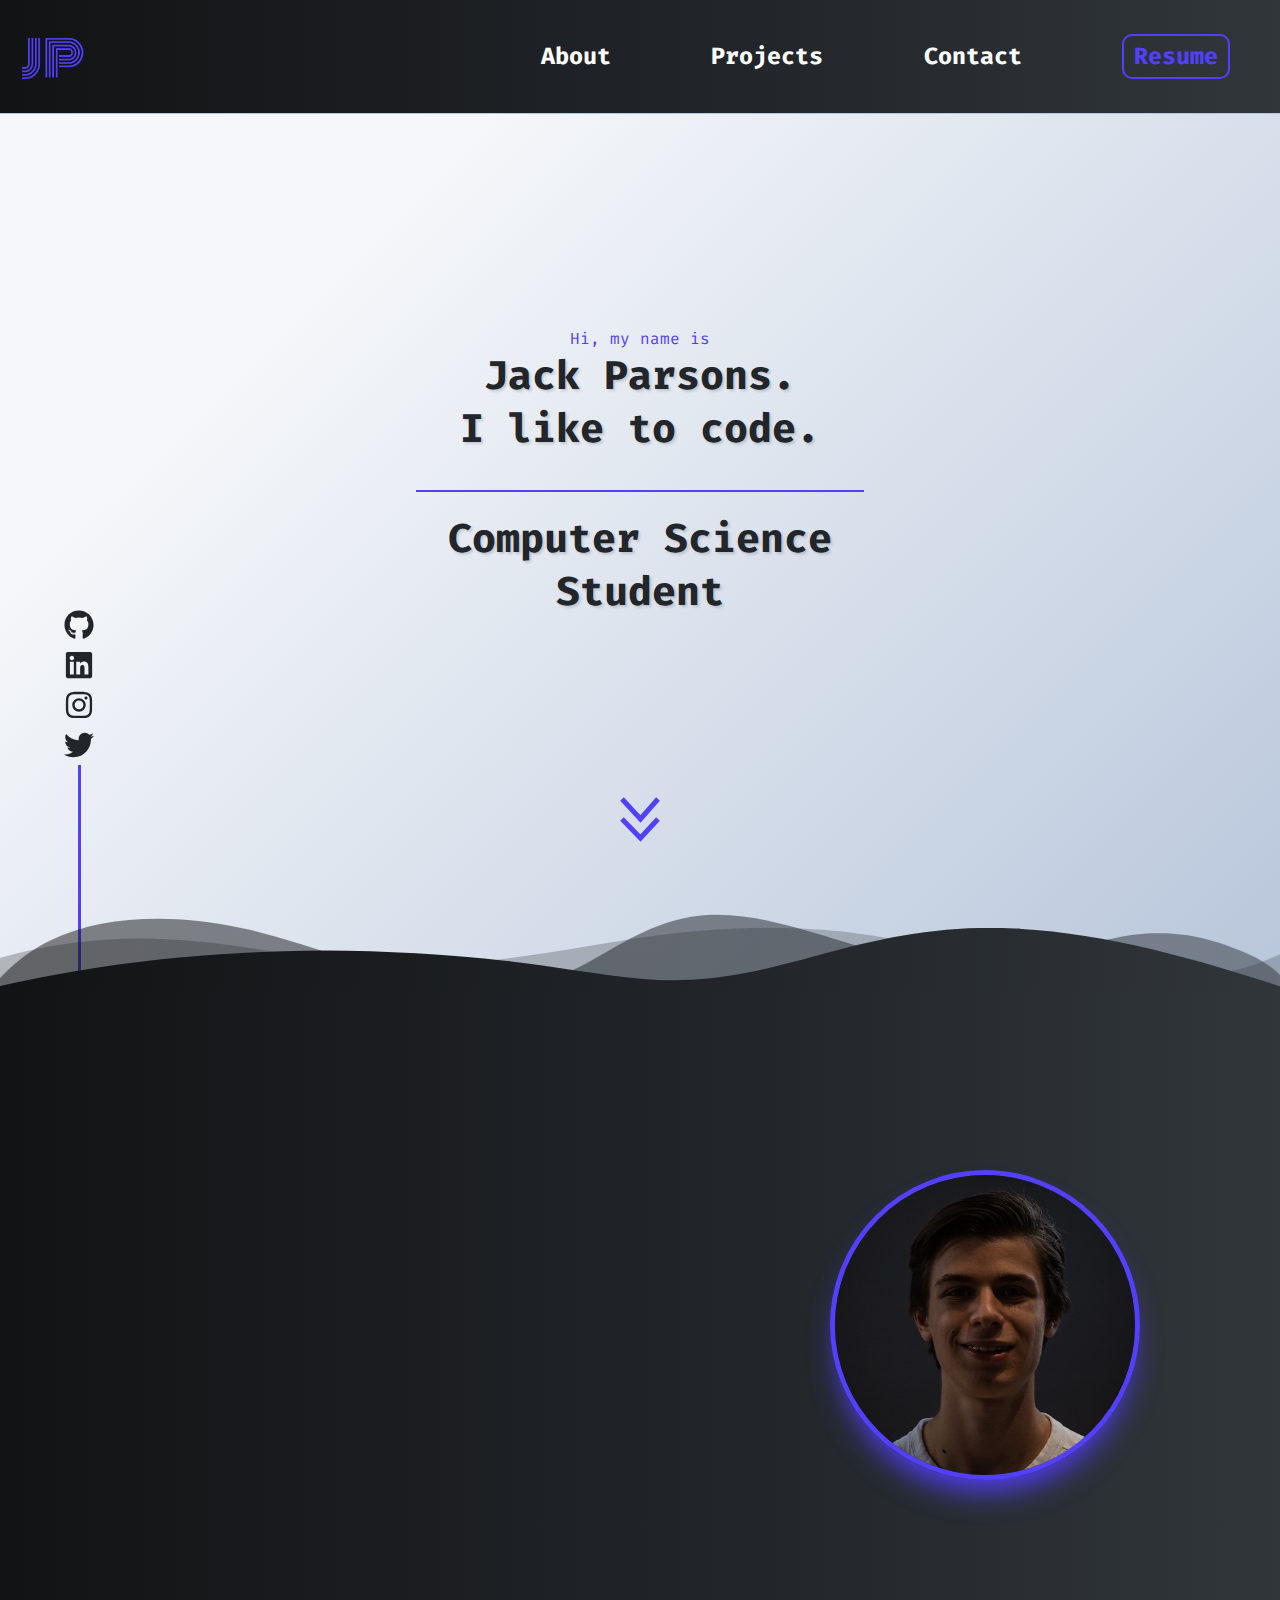
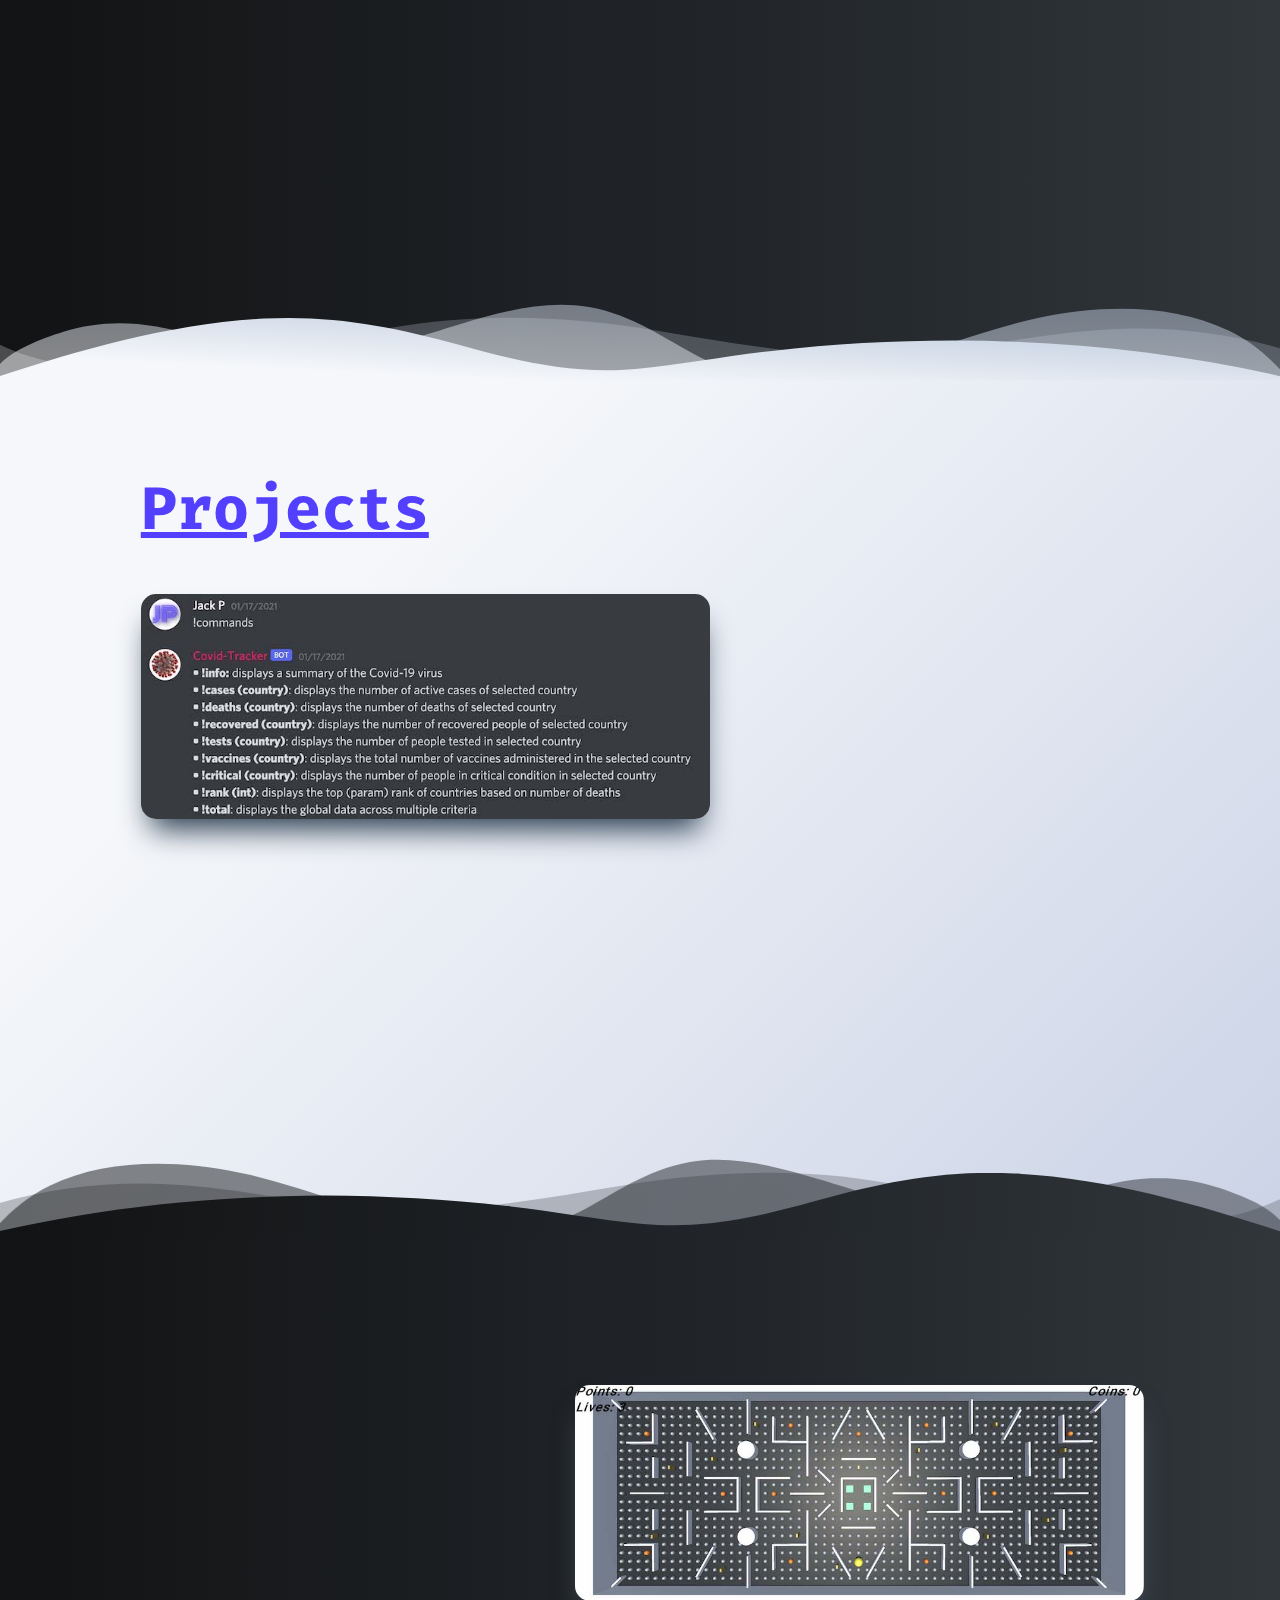
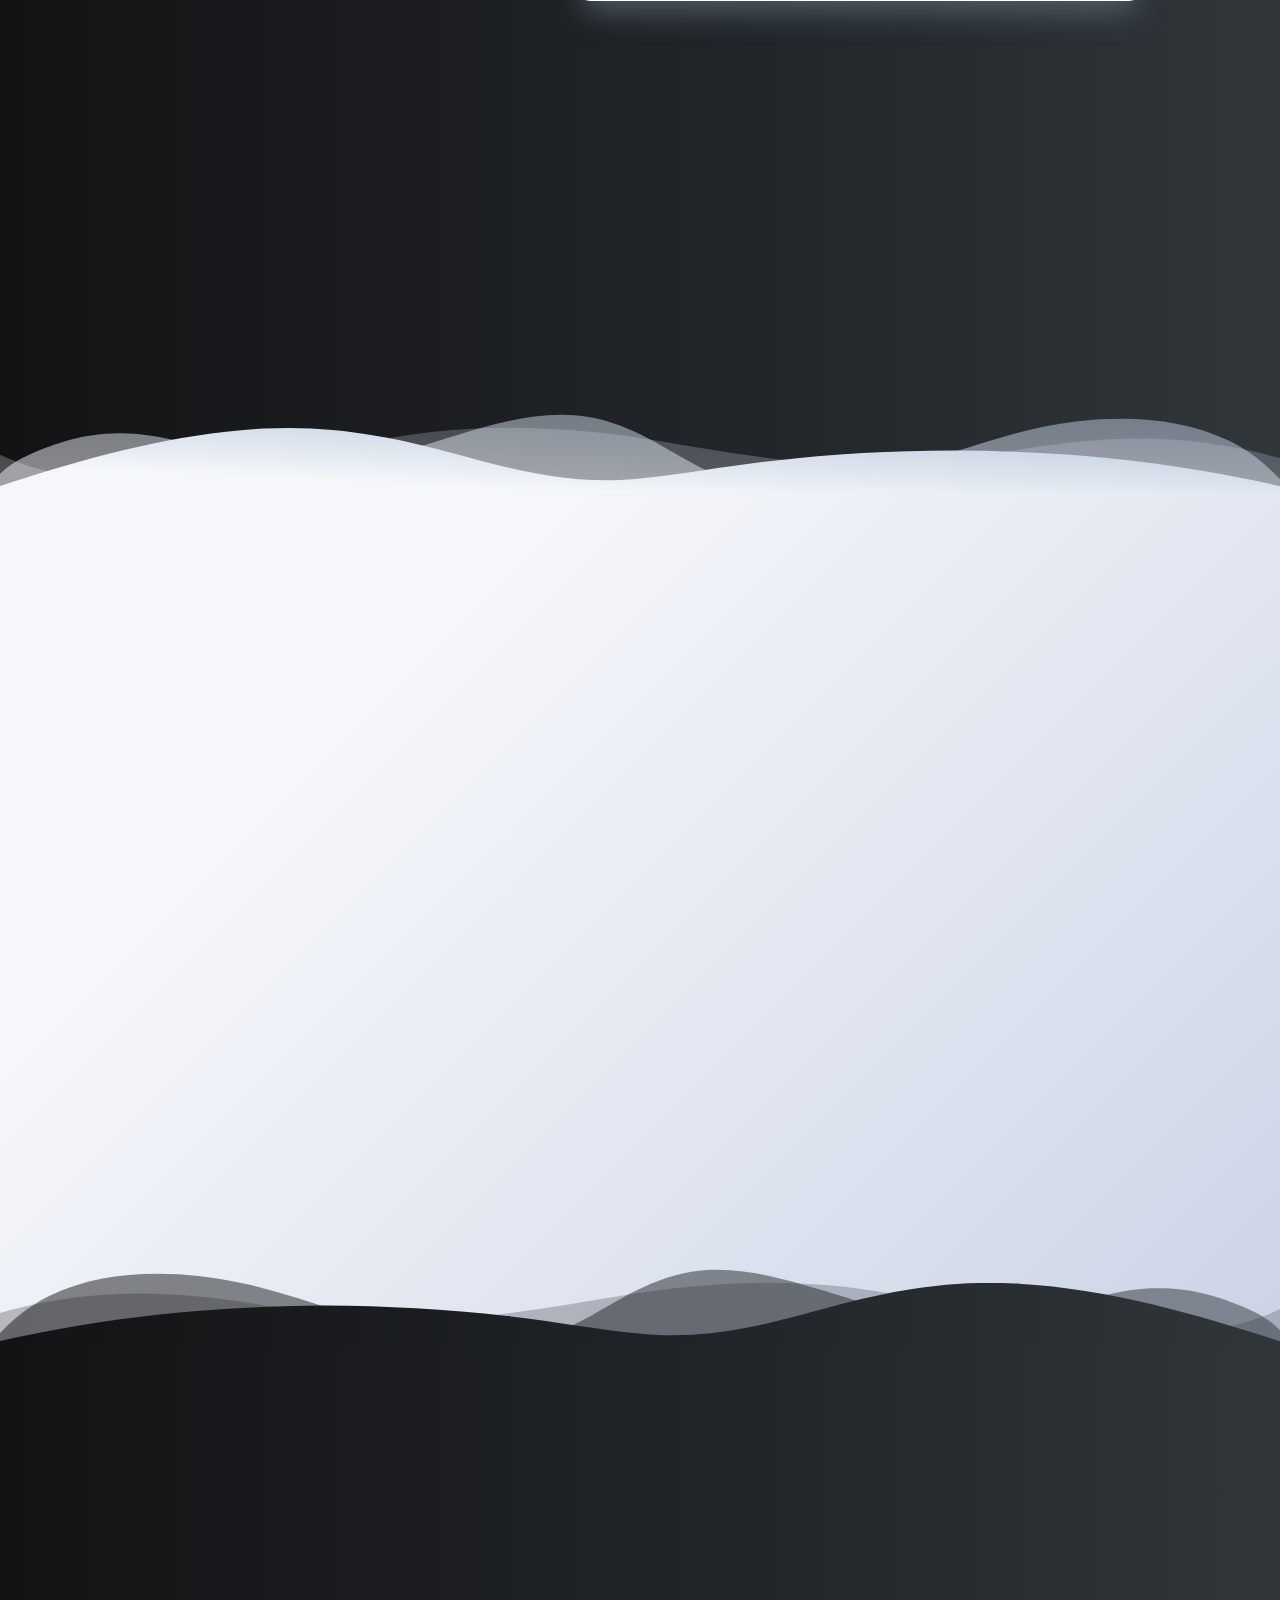
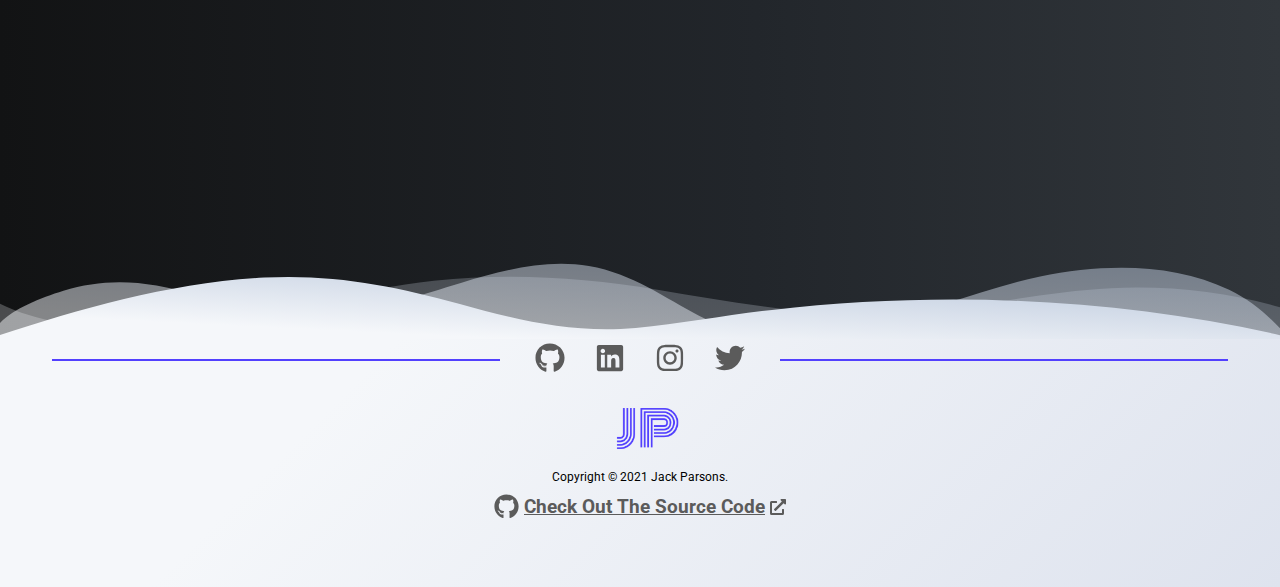
<file: index.html>
<!doctype html><html lang="en"><head><meta charset="utf-8"/><link rel="icon" href="/favicon.ico"/><meta name="viewport" content="width=device-width,initial-scale=1"/><meta name="theme-color" content="#000000"/><meta name="description" content="Welcome to Jack Parsons Portfolio Website."/><link rel="apple-touch-icon" href="/logo192.png"/><link rel="manifest" href="/manifest.json"/><title>Jack Parsons</title><link rel="preconnect" href="https://fonts.googleapis.com"/><link rel="preconnect" href="https://fonts.gstatic.com" crossorigin/><link href="https://fonts.googleapis.com/css2?family=Fira+Code:wght@600&family=Oswald:wght@400&family=Roboto&display=swap" rel="stylesheet"/><meta property="og:url" content="https://jackparsonss.github.io/"/><meta property="og:type" content="website"/><meta property="og:title" content="Jack Parsons"/><meta property="og:description" content="Welcome to Jack Parsons Portfolio Website."/><meta property="og:image" content="/images/jack_parsons_og_image.jpg"/><meta property="og:image:alt" content="Brand logo with 'Jack Parsons Portfolio Website below it'"/><meta property="og:image:type" content="image/jpeg"/><meta property="og:image:width" content="1200"/><meta property="og:image:height" content="630"/><meta property="og:site_name" content="Jack Parsons"/><meta name="twitter:card" content="summary_large_image"/><meta name="twitter:site" content="@jackparsonss"/><meta name="twitter:creator" content="@jackparsonss"/><link href="/static/css/2.ec02d681.chunk.css" rel="stylesheet"><link href="/static/css/main.6c2743ef.chunk.css" rel="stylesheet"></head><body><noscript>You need to enable JavaScript to run this app.</noscript><div id="root"></div><script>!function(e){function t(t){for(var n,i,a=t[0],c=t[1],l=t[2],s=0,p=[];s<a.length;s++)i=a[s],Object.prototype.hasOwnProperty.call(o,i)&&o[i]&&p.push(o[i][0]),o[i]=0;for(n in c)Object.prototype.hasOwnProperty.call(c,n)&&(e[n]=c[n]);for(f&&f(t);p.length;)p.shift()();return u.push.apply(u,l||[]),r()}function r(){for(var e,t=0;t<u.length;t++){for(var r=u[t],n=!0,a=1;a<r.length;a++){var c=r[a];0!==o[c]&&(n=!1)}n&&(u.splice(t--,1),e=i(i.s=r[0]))}return e}var n={},o={1:0},u=[];function i(t){if(n[t])return n[t].exports;var r=n[t]={i:t,l:!1,exports:{}};return e[t].call(r.exports,r,r.exports,i),r.l=!0,r.exports}i.e=function(e){var t=[],r=o[e];if(0!==r)if(r)t.push(r[2]);else{var n=new Promise((function(t,n){r=o[e]=[t,n]}));t.push(r[2]=n);var u,a=document.createElement("script");a.charset="utf-8",a.timeout=120,i.nc&&a.setAttribute("nonce",i.nc),a.src=function(e){return i.p+"static/js/"+({}[e]||e)+"."+{3:"d5c4f6cd"}[e]+".chunk.js"}(e);var c=new Error;u=function(t){a.onerror=a.onload=null,clearTimeout(l);var r=o[e];if(0!==r){if(r){var n=t&&("load"===t.type?"missing":t.type),u=t&&t.target&&t.target.src;c.message="Loading chunk "+e+" failed.\n("+n+": "+u+")",c.name="ChunkLoadError",c.type=n,c.request=u,r[1](c)}o[e]=void 0}};var l=setTimeout((function(){u({type:"timeout",target:a})}),12e4);a.onerror=a.onload=u,document.head.appendChild(a)}return Promise.all(t)},i.m=e,i.c=n,i.d=function(e,t,r){i.o(e,t)||Object.defineProperty(e,t,{enumerable:!0,get:r})},i.r=function(e){"undefined"!=typeof Symbol&&Symbol.toStringTag&&Object.defineProperty(e,Symbol.toStringTag,{value:"Module"}),Object.defineProperty(e,"__esModule",{value:!0})},i.t=function(e,t){if(1&t&&(e=i(e)),8&t)return e;if(4&t&&"object"==typeof e&&e&&e.__esModule)return e;var r=Object.create(null);if(i.r(r),Object.defineProperty(r,"default",{enumerable:!0,value:e}),2&t&&"string"!=typeof e)for(var n in e)i.d(r,n,function(t){return e[t]}.bind(null,n));return r},i.n=function(e){var t=e&&e.__esModule?function(){return e.default}:function(){return e};return i.d(t,"a",t),t},i.o=function(e,t){return Object.prototype.hasOwnProperty.call(e,t)},i.p="/",i.oe=function(e){throw console.error(e),e};var a=this["webpackJsonpportfolio-website"]=this["webpackJsonpportfolio-website"]||[],c=a.push.bind(a);a.push=t,a=a.slice();for(var l=0;l<a.length;l++)t(a[l]);var f=c;r()}([])</script><script src="/static/js/2.75ae4b9a.chunk.js"></script><script src="/static/js/main.b26a17e3.chunk.js"></script></body></html>
</file>
<file: static/css/main.6c2743ef.chunk.css>
*{margin:0}body{--purple:#5240fe;--dark-gray:#22262b;--light-gray:#5b5b5b}body,html{overflow-x:hidden}h2{color:var(--purple);text-decoration:underline;font-size:60px}.header,h2{font-family:"Fira Code",monospace}.header{height:12.5%;background:linear-gradient(90deg,#121314,#22262b 59%,#31363b);color:#fff;display:grid;grid-template-areas:"logo nav";position:fixed;top:0;width:100vw;z-index:10;border-bottom:1px solid #b8c6db;align-content:center}.header__logo{padding-left:15px;padding-top:10px}.header__menuIcon{position:absolute;right:5%;top:50%;transform:translate(-5%,-50%)}.navItem{text-decoration:none;color:#fff;font-size:20px;transition:all .25s cubic-bezier(.25,.46,.45,.94) 0s}.navItem:hover{color:var(--purple);transform:scale(1.1)}@media only screen and (max-width:768px){.navItem{margin:20px;font-size:30px}}.resumeButton{color:var(--purple);border:2px solid var(--purple);padding:5px 10px;border-radius:10px}.resumeButton:hover{color:#fff}@media only screen and (max-width:768px){.resumeButton{margin:20px}}.Nav{grid-area:nav;display:grid;grid-template-columns:repeat(4,auto);align-items:center;justify-items:center}@media only screen and (max-width:768px){.Nav{transition:all 1s ease-out;clip-path:circle(0 at 90% -10%);-webkit-clip-path:circle(0 at 90% -10%);position:fixed;height:100vh;width:100vw;display:flex;flex-direction:column;justify-content:center;z-index:-1;background:linear-gradient(90deg,#121314,#22262b 59%,#31363b)}.active{clip-path:circle(1300px at 90% -10%);-webkit-clip-path:circle(1300px at 90% -10%);top:0}}.menuIcon__icon{display:none}@media only screen and (max-width:768px){.menuIcon__icon{transition:all .25s cubic-bezier(.25,.46,.45,.94) 0s;cursor:pointer;display:block}.menuIcon__icon:hover{color:var(--purple);transform:scale(1.1)}}.purpleArrows{position:absolute;bottom:15%;right:50%;left:50%;transform:translateX(-50%);animation:moveDownAnimation 3s ease;transition:all .25s cubic-bezier(.25,.46,.45,.94) 0s}.purpleArrows:hover{transform:scale(1.1) translateX(-50%)}@keyframes moveDownAnimation{0%{margin-bottom:100vh}to{margin-bottom:0}}@media only screen and (max-width:768px){.purpleArrows{transition:all 1s ease-out;bottom:10%}.purpleArrows,.purpleArrows:hover{transform:translate(-11px,15px)}@keyframes moveDownAnimation{0%{margin-bottom:150%}to{margin-bottom:0}}}.darkWave{position:absolute;bottom:0;left:0;width:100%;overflow:hidden;line-height:0;transform:rotate(180deg)}.darkWave svg{position:relative;display:block;width:calc(100% + 1.3px);height:82px;transform:rotateY(180deg)}.darkWave .shape-fill{fill:url(#dark)}.landing{font-family:"Fira Code",monospace;height:105vh;position:relative;background-color:#eeecec;text-align:center;display:flex;flex-direction:column;justify-content:center;align-items:center;padding-bottom:5vh;background-color:#b8c6db;background-image:linear-gradient(315deg,#b8c6db,#f5f7fa 74%)}.landing__purpleText{color:var(--purple)}.landing__topText{margin-bottom:15px}.landing__mainText{font-size:40px;text-shadow:rgba(0,0,0,.15) 1.95px 1.95px 2.6px;color:var(--dark-gray)}.landing__hr{width:35vw;height:2px;background-color:var(--purple);border:none;margin:20px auto;animation:fadeInAnimation 3s ease}@keyframes fadeInAnimation{0%{width:0}to{width:35vw}}@media only screen and (max-width:768px){.landing{padding-top:0;height:95vh}.landing__hr{transition:all 1s ease-out;width:80vw}@keyframes fadeInAnimation{0%{width:0}to{width:80vw}}}.leftSocialMediaIcons__mobileLeftBar,.leftSocialMediaIcons__mobileRightBar{display:none}.leftSocialMediaIcons{display:flex;flex-direction:column;align-items:center;position:absolute;left:5%;bottom:0}.leftSocialMediaIcons__verticalBar{border-left:3px solid var(--purple);height:25vh}.icon{color:#22262b;transition:all .25s cubic-bezier(.25,.46,.45,.94) 0s;animation:moveDownAnimation 3s ease;padding-top:5px}.icon:hover{color:var(--purple);transform:scale(1.1)}.mobile__hr{width:35vw;height:2px;border:none;margin:20px auto;background-color:var(--purple);animation:fadeInAnimation 3s ease}@media only screen and (max-width:768px){.leftSocialMediaIcons{flex-direction:row;left:50%;bottom:20%;transform:translateX(-50%)}.leftSocialMediaIcons__verticalBar{display:none}.leftSocialMediaIcons__mobileLeftBar{display:block;margin-right:10px}.leftSocialMediaIcons__mobileRightBar{display:block;margin-left:10px}.icon{position:inherit;padding:0 15px;animation:none}}.project{height:85vh;position:relative;padding-left:11vw;padding-top:10vh}.project__main{display:flex;align-items:center;padding-top:5vh}.project__right{display:flex;flex-direction:column;margin-left:50px;text-align:right;padding-bottom:5vh;align-items:flex-end}.project__title{font-family:"Oswald",sans-serif;font-size:40px;margin-bottom:.5rem;color:var(--dark-gray)}.project__body{font-family:"Roboto",sans-serif}.project__description{max-width:30vw;margin-bottom:.5rem}.project__specialText{color:var(--purple)}.project__tech{color:var(--light-gray);font-size:14px;margin-bottom:.5rem}.project__sourceCode{display:flex;align-items:center;color:var(--purple);justify-content:flex-end;transition:all .25s cubic-bezier(.25,.46,.45,.94) 0s}.project__sourceCode:hover{color:var(--light-gray);transform:scale(1.1);transform-origin:right}.project__githubLogo{padding-right:5px}.light{background-color:#b8c6db;background-image:linear-gradient(315deg,#cbd3e6,#f5f7fa 74%)}@media only screen and (max-width:768px){.light{background-image:linear-gradient(315deg,#b8c6db,#f5f7fa 74%)}.project{display:flex;flex-direction:column;align-items:center;padding-left:0}.project__title{text-align:center}.project__main{flex-direction:column;padding-top:0}.project__right{margin-left:0;align-items:center}.project__description{max-width:60vw;text-align:center}.project__tech{text-align:center}.project__sourceCode{justify-content:center}.project__image{margin-bottom:15px;width:80%}.project__sourceCode:hover{transform-origin:left}}.lightWave{position:absolute;bottom:0;left:0;width:100%;overflow:hidden;line-height:0;transform:rotate(180deg)}.lightWave svg{position:relative;display:block;width:calc(100% + 1.3px);height:82px}.lightWave .shape-fill{fill:url(#light)}.project__image{border-radius:15px;box-shadow:0 20px 30px -10px #26394d}.project__left{display:flex;flex-direction:column;margin-right:50px;padding-bottom:5vh}.project__titleDark{color:#fff}.project__sourceCodeDark{display:flex;align-items:center;color:var(--purple);transition:all .25s cubic-bezier(.25,.46,.45,.94) 0s}.project__sourceCodeDark:hover{color:#fff;transform:scale(1.1);transform-origin:left}.project__imageDark{box-shadow:0 20px 30px -10px rgba(99,112,126,.742)}.dark{color:#fff;background:linear-gradient(90deg,#121314,#22262b 59%,#31363b)}@media only screen and (max-width:768px){.project__left{align-items:center;margin-right:0}}.about{display:flex;padding-top:20vh;justify-content:center;height:90vh;background:linear-gradient(90deg,#121314,#22262b 59%,#31363b);position:relative;color:#fff}.about__text{display:flex;flex-direction:column}.about__body{font-family:"Fira Code",monospace;max-width:50vw;padding-right:50px}.about__headshot{border-radius:50%;border:5px solid var(--purple);box-shadow:var(--purple) 0 20px 30px -10px}.about__specialText{color:var(--purple)}@media only screen and (max-width:768px){.about{padding-top:10vh;flex-direction:column;align-items:center}.about__heading{font-size:50px}.about__text{text-align:center;font-size:14px}.about__body{padding-right:0;max-width:60vw;padding-bottom:15px}.about__headshot{width:200px;height:200px;margin-bottom:15vh;margin-top:15px}}.contact{display:flex;flex-direction:column;height:66vh;background:linear-gradient(90deg,#121314,#22262b 59%,#31363b);position:relative}.contact__body{max-width:50vw;padding-top:10vh;padding-left:10vw}.contact__p{color:#fff;font-size:20px}.contact__option,.contact__p{font-family:"Roboto",sans-serif;padding-bottom:15px}.contact__option{display:flex;align-items:center}.contact__text{color:#fff;text-decoration:underline;font-size:30px}.contact__logo{color:var(--purple);margin-right:15px}@media only screen and (max-width:768px){.contact{align-items:center}.contact__heading{font-size:48px}.contact__body{max-width:80vw;padding-left:0}.contact__text{font-size:24px}}.footer{height:27.5vh;display:flex;flex-direction:column;align-items:center;overflow-x:hidden;font-family:"Roboto",sans-serif;background-color:#f5f7f9;background-image:linear-gradient(315deg,#dee3ee,#f5f7fa 74%)}.footer__copyright{font-size:12px}.socialMediaIcons{display:flex;align-items:center}.hr{width:35vw;height:2px;background-color:var(--purple);border:none;margin:20px auto}.footer__icon{color:#5b5b5b;transition:all .25s cubic-bezier(.25,.46,.45,.94) 0s;padding:0 15px}.footer__icon:hover{color:var(--purple);transform:scale(1.1)}.socialMediaIcons__rightHr{margin-left:20px}.socialMediaIcons__leftHr{margin-right:20px}.sourceCodeLink{padding-top:10px;display:flex;text-decoration:underline;color:var(--light-gray);transition:all .25s cubic-bezier(.25,.46,.45,.94) 0s;align-items:center}.sourceCodeLink:hover{color:var(--purple);transform:scale(1.1)}.sourceCodeLink__github{padding-right:5px}.sourceCodeLink__externalLink{padding-left:5px}
/*# sourceMappingURL=main.6c2743ef.chunk.css.map */
</file>
<file: static/css/2.ec02d681.chunk.css>
[data-aos][data-aos][data-aos-duration="50"],body[data-aos-duration="50"] [data-aos]{transition-duration:50ms}[data-aos][data-aos][data-aos-delay="50"],body[data-aos-delay="50"] [data-aos]{transition-delay:0}[data-aos][data-aos][data-aos-delay="50"].aos-animate,body[data-aos-delay="50"] [data-aos].aos-animate{transition-delay:50ms}[data-aos][data-aos][data-aos-duration="100"],body[data-aos-duration="100"] [data-aos]{transition-duration:.1s}[data-aos][data-aos][data-aos-delay="100"],body[data-aos-delay="100"] [data-aos]{transition-delay:0}[data-aos][data-aos][data-aos-delay="100"].aos-animate,body[data-aos-delay="100"] [data-aos].aos-animate{transition-delay:.1s}[data-aos][data-aos][data-aos-duration="150"],body[data-aos-duration="150"] [data-aos]{transition-duration:.15s}[data-aos][data-aos][data-aos-delay="150"],body[data-aos-delay="150"] [data-aos]{transition-delay:0}[data-aos][data-aos][data-aos-delay="150"].aos-animate,body[data-aos-delay="150"] [data-aos].aos-animate{transition-delay:.15s}[data-aos][data-aos][data-aos-duration="200"],body[data-aos-duration="200"] [data-aos]{transition-duration:.2s}[data-aos][data-aos][data-aos-delay="200"],body[data-aos-delay="200"] [data-aos]{transition-delay:0}[data-aos][data-aos][data-aos-delay="200"].aos-animate,body[data-aos-delay="200"] [data-aos].aos-animate{transition-delay:.2s}[data-aos][data-aos][data-aos-duration="250"],body[data-aos-duration="250"] [data-aos]{transition-duration:.25s}[data-aos][data-aos][data-aos-delay="250"],body[data-aos-delay="250"] [data-aos]{transition-delay:0}[data-aos][data-aos][data-aos-delay="250"].aos-animate,body[data-aos-delay="250"] [data-aos].aos-animate{transition-delay:.25s}[data-aos][data-aos][data-aos-duration="300"],body[data-aos-duration="300"] [data-aos]{transition-duration:.3s}[data-aos][data-aos][data-aos-delay="300"],body[data-aos-delay="300"] [data-aos]{transition-delay:0}[data-aos][data-aos][data-aos-delay="300"].aos-animate,body[data-aos-delay="300"] [data-aos].aos-animate{transition-delay:.3s}[data-aos][data-aos][data-aos-duration="350"],body[data-aos-duration="350"] [data-aos]{transition-duration:.35s}[data-aos][data-aos][data-aos-delay="350"],body[data-aos-delay="350"] [data-aos]{transition-delay:0}[data-aos][data-aos][data-aos-delay="350"].aos-animate,body[data-aos-delay="350"] [data-aos].aos-animate{transition-delay:.35s}[data-aos][data-aos][data-aos-duration="400"],body[data-aos-duration="400"] [data-aos]{transition-duration:.4s}[data-aos][data-aos][data-aos-delay="400"],body[data-aos-delay="400"] [data-aos]{transition-delay:0}[data-aos][data-aos][data-aos-delay="400"].aos-animate,body[data-aos-delay="400"] [data-aos].aos-animate{transition-delay:.4s}[data-aos][data-aos][data-aos-duration="450"],body[data-aos-duration="450"] [data-aos]{transition-duration:.45s}[data-aos][data-aos][data-aos-delay="450"],body[data-aos-delay="450"] [data-aos]{transition-delay:0}[data-aos][data-aos][data-aos-delay="450"].aos-animate,body[data-aos-delay="450"] [data-aos].aos-animate{transition-delay:.45s}[data-aos][data-aos][data-aos-duration="500"],body[data-aos-duration="500"] [data-aos]{transition-duration:.5s}[data-aos][data-aos][data-aos-delay="500"],body[data-aos-delay="500"] [data-aos]{transition-delay:0}[data-aos][data-aos][data-aos-delay="500"].aos-animate,body[data-aos-delay="500"] [data-aos].aos-animate{transition-delay:.5s}[data-aos][data-aos][data-aos-duration="550"],body[data-aos-duration="550"] [data-aos]{transition-duration:.55s}[data-aos][data-aos][data-aos-delay="550"],body[data-aos-delay="550"] [data-aos]{transition-delay:0}[data-aos][data-aos][data-aos-delay="550"].aos-animate,body[data-aos-delay="550"] [data-aos].aos-animate{transition-delay:.55s}[data-aos][data-aos][data-aos-duration="600"],body[data-aos-duration="600"] [data-aos]{transition-duration:.6s}[data-aos][data-aos][data-aos-delay="600"],body[data-aos-delay="600"] [data-aos]{transition-delay:0}[data-aos][data-aos][data-aos-delay="600"].aos-animate,body[data-aos-delay="600"] [data-aos].aos-animate{transition-delay:.6s}[data-aos][data-aos][data-aos-duration="650"],body[data-aos-duration="650"] [data-aos]{transition-duration:.65s}[data-aos][data-aos][data-aos-delay="650"],body[data-aos-delay="650"] [data-aos]{transition-delay:0}[data-aos][data-aos][data-aos-delay="650"].aos-animate,body[data-aos-delay="650"] [data-aos].aos-animate{transition-delay:.65s}[data-aos][data-aos][data-aos-duration="700"],body[data-aos-duration="700"] [data-aos]{transition-duration:.7s}[data-aos][data-aos][data-aos-delay="700"],body[data-aos-delay="700"] [data-aos]{transition-delay:0}[data-aos][data-aos][data-aos-delay="700"].aos-animate,body[data-aos-delay="700"] [data-aos].aos-animate{transition-delay:.7s}[data-aos][data-aos][data-aos-duration="750"],body[data-aos-duration="750"] [data-aos]{transition-duration:.75s}[data-aos][data-aos][data-aos-delay="750"],body[data-aos-delay="750"] [data-aos]{transition-delay:0}[data-aos][data-aos][data-aos-delay="750"].aos-animate,body[data-aos-delay="750"] [data-aos].aos-animate{transition-delay:.75s}[data-aos][data-aos][data-aos-duration="800"],body[data-aos-duration="800"] [data-aos]{transition-duration:.8s}[data-aos][data-aos][data-aos-delay="800"],body[data-aos-delay="800"] [data-aos]{transition-delay:0}[data-aos][data-aos][data-aos-delay="800"].aos-animate,body[data-aos-delay="800"] [data-aos].aos-animate{transition-delay:.8s}[data-aos][data-aos][data-aos-duration="850"],body[data-aos-duration="850"] [data-aos]{transition-duration:.85s}[data-aos][data-aos][data-aos-delay="850"],body[data-aos-delay="850"] [data-aos]{transition-delay:0}[data-aos][data-aos][data-aos-delay="850"].aos-animate,body[data-aos-delay="850"] [data-aos].aos-animate{transition-delay:.85s}[data-aos][data-aos][data-aos-duration="900"],body[data-aos-duration="900"] [data-aos]{transition-duration:.9s}[data-aos][data-aos][data-aos-delay="900"],body[data-aos-delay="900"] [data-aos]{transition-delay:0}[data-aos][data-aos][data-aos-delay="900"].aos-animate,body[data-aos-delay="900"] [data-aos].aos-animate{transition-delay:.9s}[data-aos][data-aos][data-aos-duration="950"],body[data-aos-duration="950"] [data-aos]{transition-duration:.95s}[data-aos][data-aos][data-aos-delay="950"],body[data-aos-delay="950"] [data-aos]{transition-delay:0}[data-aos][data-aos][data-aos-delay="950"].aos-animate,body[data-aos-delay="950"] [data-aos].aos-animate{transition-delay:.95s}[data-aos][data-aos][data-aos-duration="1000"],body[data-aos-duration="1000"] [data-aos]{transition-duration:1s}[data-aos][data-aos][data-aos-delay="1000"],body[data-aos-delay="1000"] [data-aos]{transition-delay:0}[data-aos][data-aos][data-aos-delay="1000"].aos-animate,body[data-aos-delay="1000"] [data-aos].aos-animate{transition-delay:1s}[data-aos][data-aos][data-aos-duration="1050"],body[data-aos-duration="1050"] [data-aos]{transition-duration:1.05s}[data-aos][data-aos][data-aos-delay="1050"],body[data-aos-delay="1050"] [data-aos]{transition-delay:0}[data-aos][data-aos][data-aos-delay="1050"].aos-animate,body[data-aos-delay="1050"] [data-aos].aos-animate{transition-delay:1.05s}[data-aos][data-aos][data-aos-duration="1100"],body[data-aos-duration="1100"] [data-aos]{transition-duration:1.1s}[data-aos][data-aos][data-aos-delay="1100"],body[data-aos-delay="1100"] [data-aos]{transition-delay:0}[data-aos][data-aos][data-aos-delay="1100"].aos-animate,body[data-aos-delay="1100"] [data-aos].aos-animate{transition-delay:1.1s}[data-aos][data-aos][data-aos-duration="1150"],body[data-aos-duration="1150"] [data-aos]{transition-duration:1.15s}[data-aos][data-aos][data-aos-delay="1150"],body[data-aos-delay="1150"] [data-aos]{transition-delay:0}[data-aos][data-aos][data-aos-delay="1150"].aos-animate,body[data-aos-delay="1150"] [data-aos].aos-animate{transition-delay:1.15s}[data-aos][data-aos][data-aos-duration="1200"],body[data-aos-duration="1200"] [data-aos]{transition-duration:1.2s}[data-aos][data-aos][data-aos-delay="1200"],body[data-aos-delay="1200"] [data-aos]{transition-delay:0}[data-aos][data-aos][data-aos-delay="1200"].aos-animate,body[data-aos-delay="1200"] [data-aos].aos-animate{transition-delay:1.2s}[data-aos][data-aos][data-aos-duration="1250"],body[data-aos-duration="1250"] [data-aos]{transition-duration:1.25s}[data-aos][data-aos][data-aos-delay="1250"],body[data-aos-delay="1250"] [data-aos]{transition-delay:0}[data-aos][data-aos][data-aos-delay="1250"].aos-animate,body[data-aos-delay="1250"] [data-aos].aos-animate{transition-delay:1.25s}[data-aos][data-aos][data-aos-duration="1300"],body[data-aos-duration="1300"] [data-aos]{transition-duration:1.3s}[data-aos][data-aos][data-aos-delay="1300"],body[data-aos-delay="1300"] [data-aos]{transition-delay:0}[data-aos][data-aos][data-aos-delay="1300"].aos-animate,body[data-aos-delay="1300"] [data-aos].aos-animate{transition-delay:1.3s}[data-aos][data-aos][data-aos-duration="1350"],body[data-aos-duration="1350"] [data-aos]{transition-duration:1.35s}[data-aos][data-aos][data-aos-delay="1350"],body[data-aos-delay="1350"] [data-aos]{transition-delay:0}[data-aos][data-aos][data-aos-delay="1350"].aos-animate,body[data-aos-delay="1350"] [data-aos].aos-animate{transition-delay:1.35s}[data-aos][data-aos][data-aos-duration="1400"],body[data-aos-duration="1400"] [data-aos]{transition-duration:1.4s}[data-aos][data-aos][data-aos-delay="1400"],body[data-aos-delay="1400"] [data-aos]{transition-delay:0}[data-aos][data-aos][data-aos-delay="1400"].aos-animate,body[data-aos-delay="1400"] [data-aos].aos-animate{transition-delay:1.4s}[data-aos][data-aos][data-aos-duration="1450"],body[data-aos-duration="1450"] [data-aos]{transition-duration:1.45s}[data-aos][data-aos][data-aos-delay="1450"],body[data-aos-delay="1450"] [data-aos]{transition-delay:0}[data-aos][data-aos][data-aos-delay="1450"].aos-animate,body[data-aos-delay="1450"] [data-aos].aos-animate{transition-delay:1.45s}[data-aos][data-aos][data-aos-duration="1500"],body[data-aos-duration="1500"] [data-aos]{transition-duration:1.5s}[data-aos][data-aos][data-aos-delay="1500"],body[data-aos-delay="1500"] [data-aos]{transition-delay:0}[data-aos][data-aos][data-aos-delay="1500"].aos-animate,body[data-aos-delay="1500"] [data-aos].aos-animate{transition-delay:1.5s}[data-aos][data-aos][data-aos-duration="1550"],body[data-aos-duration="1550"] [data-aos]{transition-duration:1.55s}[data-aos][data-aos][data-aos-delay="1550"],body[data-aos-delay="1550"] [data-aos]{transition-delay:0}[data-aos][data-aos][data-aos-delay="1550"].aos-animate,body[data-aos-delay="1550"] [data-aos].aos-animate{transition-delay:1.55s}[data-aos][data-aos][data-aos-duration="1600"],body[data-aos-duration="1600"] [data-aos]{transition-duration:1.6s}[data-aos][data-aos][data-aos-delay="1600"],body[data-aos-delay="1600"] [data-aos]{transition-delay:0}[data-aos][data-aos][data-aos-delay="1600"].aos-animate,body[data-aos-delay="1600"] [data-aos].aos-animate{transition-delay:1.6s}[data-aos][data-aos][data-aos-duration="1650"],body[data-aos-duration="1650"] [data-aos]{transition-duration:1.65s}[data-aos][data-aos][data-aos-delay="1650"],body[data-aos-delay="1650"] [data-aos]{transition-delay:0}[data-aos][data-aos][data-aos-delay="1650"].aos-animate,body[data-aos-delay="1650"] [data-aos].aos-animate{transition-delay:1.65s}[data-aos][data-aos][data-aos-duration="1700"],body[data-aos-duration="1700"] [data-aos]{transition-duration:1.7s}[data-aos][data-aos][data-aos-delay="1700"],body[data-aos-delay="1700"] [data-aos]{transition-delay:0}[data-aos][data-aos][data-aos-delay="1700"].aos-animate,body[data-aos-delay="1700"] [data-aos].aos-animate{transition-delay:1.7s}[data-aos][data-aos][data-aos-duration="1750"],body[data-aos-duration="1750"] [data-aos]{transition-duration:1.75s}[data-aos][data-aos][data-aos-delay="1750"],body[data-aos-delay="1750"] [data-aos]{transition-delay:0}[data-aos][data-aos][data-aos-delay="1750"].aos-animate,body[data-aos-delay="1750"] [data-aos].aos-animate{transition-delay:1.75s}[data-aos][data-aos][data-aos-duration="1800"],body[data-aos-duration="1800"] [data-aos]{transition-duration:1.8s}[data-aos][data-aos][data-aos-delay="1800"],body[data-aos-delay="1800"] [data-aos]{transition-delay:0}[data-aos][data-aos][data-aos-delay="1800"].aos-animate,body[data-aos-delay="1800"] [data-aos].aos-animate{transition-delay:1.8s}[data-aos][data-aos][data-aos-duration="1850"],body[data-aos-duration="1850"] [data-aos]{transition-duration:1.85s}[data-aos][data-aos][data-aos-delay="1850"],body[data-aos-delay="1850"] [data-aos]{transition-delay:0}[data-aos][data-aos][data-aos-delay="1850"].aos-animate,body[data-aos-delay="1850"] [data-aos].aos-animate{transition-delay:1.85s}[data-aos][data-aos][data-aos-duration="1900"],body[data-aos-duration="1900"] [data-aos]{transition-duration:1.9s}[data-aos][data-aos][data-aos-delay="1900"],body[data-aos-delay="1900"] [data-aos]{transition-delay:0}[data-aos][data-aos][data-aos-delay="1900"].aos-animate,body[data-aos-delay="1900"] [data-aos].aos-animate{transition-delay:1.9s}[data-aos][data-aos][data-aos-duration="1950"],body[data-aos-duration="1950"] [data-aos]{transition-duration:1.95s}[data-aos][data-aos][data-aos-delay="1950"],body[data-aos-delay="1950"] [data-aos]{transition-delay:0}[data-aos][data-aos][data-aos-delay="1950"].aos-animate,body[data-aos-delay="1950"] [data-aos].aos-animate{transition-delay:1.95s}[data-aos][data-aos][data-aos-duration="2000"],body[data-aos-duration="2000"] [data-aos]{transition-duration:2s}[data-aos][data-aos][data-aos-delay="2000"],body[data-aos-delay="2000"] [data-aos]{transition-delay:0}[data-aos][data-aos][data-aos-delay="2000"].aos-animate,body[data-aos-delay="2000"] [data-aos].aos-animate{transition-delay:2s}[data-aos][data-aos][data-aos-duration="2050"],body[data-aos-duration="2050"] [data-aos]{transition-duration:2.05s}[data-aos][data-aos][data-aos-delay="2050"],body[data-aos-delay="2050"] [data-aos]{transition-delay:0}[data-aos][data-aos][data-aos-delay="2050"].aos-animate,body[data-aos-delay="2050"] [data-aos].aos-animate{transition-delay:2.05s}[data-aos][data-aos][data-aos-duration="2100"],body[data-aos-duration="2100"] [data-aos]{transition-duration:2.1s}[data-aos][data-aos][data-aos-delay="2100"],body[data-aos-delay="2100"] [data-aos]{transition-delay:0}[data-aos][data-aos][data-aos-delay="2100"].aos-animate,body[data-aos-delay="2100"] [data-aos].aos-animate{transition-delay:2.1s}[data-aos][data-aos][data-aos-duration="2150"],body[data-aos-duration="2150"] [data-aos]{transition-duration:2.15s}[data-aos][data-aos][data-aos-delay="2150"],body[data-aos-delay="2150"] [data-aos]{transition-delay:0}[data-aos][data-aos][data-aos-delay="2150"].aos-animate,body[data-aos-delay="2150"] [data-aos].aos-animate{transition-delay:2.15s}[data-aos][data-aos][data-aos-duration="2200"],body[data-aos-duration="2200"] [data-aos]{transition-duration:2.2s}[data-aos][data-aos][data-aos-delay="2200"],body[data-aos-delay="2200"] [data-aos]{transition-delay:0}[data-aos][data-aos][data-aos-delay="2200"].aos-animate,body[data-aos-delay="2200"] [data-aos].aos-animate{transition-delay:2.2s}[data-aos][data-aos][data-aos-duration="2250"],body[data-aos-duration="2250"] [data-aos]{transition-duration:2.25s}[data-aos][data-aos][data-aos-delay="2250"],body[data-aos-delay="2250"] [data-aos]{transition-delay:0}[data-aos][data-aos][data-aos-delay="2250"].aos-animate,body[data-aos-delay="2250"] [data-aos].aos-animate{transition-delay:2.25s}[data-aos][data-aos][data-aos-duration="2300"],body[data-aos-duration="2300"] [data-aos]{transition-duration:2.3s}[data-aos][data-aos][data-aos-delay="2300"],body[data-aos-delay="2300"] [data-aos]{transition-delay:0}[data-aos][data-aos][data-aos-delay="2300"].aos-animate,body[data-aos-delay="2300"] [data-aos].aos-animate{transition-delay:2.3s}[data-aos][data-aos][data-aos-duration="2350"],body[data-aos-duration="2350"] [data-aos]{transition-duration:2.35s}[data-aos][data-aos][data-aos-delay="2350"],body[data-aos-delay="2350"] [data-aos]{transition-delay:0}[data-aos][data-aos][data-aos-delay="2350"].aos-animate,body[data-aos-delay="2350"] [data-aos].aos-animate{transition-delay:2.35s}[data-aos][data-aos][data-aos-duration="2400"],body[data-aos-duration="2400"] [data-aos]{transition-duration:2.4s}[data-aos][data-aos][data-aos-delay="2400"],body[data-aos-delay="2400"] [data-aos]{transition-delay:0}[data-aos][data-aos][data-aos-delay="2400"].aos-animate,body[data-aos-delay="2400"] [data-aos].aos-animate{transition-delay:2.4s}[data-aos][data-aos][data-aos-duration="2450"],body[data-aos-duration="2450"] [data-aos]{transition-duration:2.45s}[data-aos][data-aos][data-aos-delay="2450"],body[data-aos-delay="2450"] [data-aos]{transition-delay:0}[data-aos][data-aos][data-aos-delay="2450"].aos-animate,body[data-aos-delay="2450"] [data-aos].aos-animate{transition-delay:2.45s}[data-aos][data-aos][data-aos-duration="2500"],body[data-aos-duration="2500"] [data-aos]{transition-duration:2.5s}[data-aos][data-aos][data-aos-delay="2500"],body[data-aos-delay="2500"] [data-aos]{transition-delay:0}[data-aos][data-aos][data-aos-delay="2500"].aos-animate,body[data-aos-delay="2500"] [data-aos].aos-animate{transition-delay:2.5s}[data-aos][data-aos][data-aos-duration="2550"],body[data-aos-duration="2550"] [data-aos]{transition-duration:2.55s}[data-aos][data-aos][data-aos-delay="2550"],body[data-aos-delay="2550"] [data-aos]{transition-delay:0}[data-aos][data-aos][data-aos-delay="2550"].aos-animate,body[data-aos-delay="2550"] [data-aos].aos-animate{transition-delay:2.55s}[data-aos][data-aos][data-aos-duration="2600"],body[data-aos-duration="2600"] [data-aos]{transition-duration:2.6s}[data-aos][data-aos][data-aos-delay="2600"],body[data-aos-delay="2600"] [data-aos]{transition-delay:0}[data-aos][data-aos][data-aos-delay="2600"].aos-animate,body[data-aos-delay="2600"] [data-aos].aos-animate{transition-delay:2.6s}[data-aos][data-aos][data-aos-duration="2650"],body[data-aos-duration="2650"] [data-aos]{transition-duration:2.65s}[data-aos][data-aos][data-aos-delay="2650"],body[data-aos-delay="2650"] [data-aos]{transition-delay:0}[data-aos][data-aos][data-aos-delay="2650"].aos-animate,body[data-aos-delay="2650"] [data-aos].aos-animate{transition-delay:2.65s}[data-aos][data-aos][data-aos-duration="2700"],body[data-aos-duration="2700"] [data-aos]{transition-duration:2.7s}[data-aos][data-aos][data-aos-delay="2700"],body[data-aos-delay="2700"] [data-aos]{transition-delay:0}[data-aos][data-aos][data-aos-delay="2700"].aos-animate,body[data-aos-delay="2700"] [data-aos].aos-animate{transition-delay:2.7s}[data-aos][data-aos][data-aos-duration="2750"],body[data-aos-duration="2750"] [data-aos]{transition-duration:2.75s}[data-aos][data-aos][data-aos-delay="2750"],body[data-aos-delay="2750"] [data-aos]{transition-delay:0}[data-aos][data-aos][data-aos-delay="2750"].aos-animate,body[data-aos-delay="2750"] [data-aos].aos-animate{transition-delay:2.75s}[data-aos][data-aos][data-aos-duration="2800"],body[data-aos-duration="2800"] [data-aos]{transition-duration:2.8s}[data-aos][data-aos][data-aos-delay="2800"],body[data-aos-delay="2800"] [data-aos]{transition-delay:0}[data-aos][data-aos][data-aos-delay="2800"].aos-animate,body[data-aos-delay="2800"] [data-aos].aos-animate{transition-delay:2.8s}[data-aos][data-aos][data-aos-duration="2850"],body[data-aos-duration="2850"] [data-aos]{transition-duration:2.85s}[data-aos][data-aos][data-aos-delay="2850"],body[data-aos-delay="2850"] [data-aos]{transition-delay:0}[data-aos][data-aos][data-aos-delay="2850"].aos-animate,body[data-aos-delay="2850"] [data-aos].aos-animate{transition-delay:2.85s}[data-aos][data-aos][data-aos-duration="2900"],body[data-aos-duration="2900"] [data-aos]{transition-duration:2.9s}[data-aos][data-aos][data-aos-delay="2900"],body[data-aos-delay="2900"] [data-aos]{transition-delay:0}[data-aos][data-aos][data-aos-delay="2900"].aos-animate,body[data-aos-delay="2900"] [data-aos].aos-animate{transition-delay:2.9s}[data-aos][data-aos][data-aos-duration="2950"],body[data-aos-duration="2950"] [data-aos]{transition-duration:2.95s}[data-aos][data-aos][data-aos-delay="2950"],body[data-aos-delay="2950"] [data-aos]{transition-delay:0}[data-aos][data-aos][data-aos-delay="2950"].aos-animate,body[data-aos-delay="2950"] [data-aos].aos-animate{transition-delay:2.95s}[data-aos][data-aos][data-aos-duration="3000"],body[data-aos-duration="3000"] [data-aos]{transition-duration:3s}[data-aos][data-aos][data-aos-delay="3000"],body[data-aos-delay="3000"] [data-aos]{transition-delay:0}[data-aos][data-aos][data-aos-delay="3000"].aos-animate,body[data-aos-delay="3000"] [data-aos].aos-animate{transition-delay:3s}[data-aos][data-aos][data-aos-easing=linear],body[data-aos-easing=linear] [data-aos]{transition-timing-function:cubic-bezier(.25,.25,.75,.75)}[data-aos][data-aos][data-aos-easing=ease],body[data-aos-easing=ease] [data-aos]{transition-timing-function:ease}[data-aos][data-aos][data-aos-easing=ease-in],body[data-aos-easing=ease-in] [data-aos]{transition-timing-function:ease-in}[data-aos][data-aos][data-aos-easing=ease-out],body[data-aos-easing=ease-out] [data-aos]{transition-timing-function:ease-out}[data-aos][data-aos][data-aos-easing=ease-in-out],body[data-aos-easing=ease-in-out] [data-aos]{transition-timing-function:ease-in-out}[data-aos][data-aos][data-aos-easing=ease-in-back],body[data-aos-easing=ease-in-back] [data-aos]{transition-timing-function:cubic-bezier(.6,-.28,.735,.045)}[data-aos][data-aos][data-aos-easing=ease-out-back],body[data-aos-easing=ease-out-back] [data-aos]{transition-timing-function:cubic-bezier(.175,.885,.32,1.275)}[data-aos][data-aos][data-aos-easing=ease-in-out-back],body[data-aos-easing=ease-in-out-back] [data-aos]{transition-timing-function:cubic-bezier(.68,-.55,.265,1.55)}[data-aos][data-aos][data-aos-easing=ease-in-sine],body[data-aos-easing=ease-in-sine] [data-aos]{transition-timing-function:cubic-bezier(.47,0,.745,.715)}[data-aos][data-aos][data-aos-easing=ease-out-sine],body[data-aos-easing=ease-out-sine] [data-aos]{transition-timing-function:cubic-bezier(.39,.575,.565,1)}[data-aos][data-aos][data-aos-easing=ease-in-out-sine],body[data-aos-easing=ease-in-out-sine] [data-aos]{transition-timing-function:cubic-bezier(.445,.05,.55,.95)}[data-aos][data-aos][data-aos-easing=ease-in-quad],body[data-aos-easing=ease-in-quad] [data-aos]{transition-timing-function:cubic-bezier(.55,.085,.68,.53)}[data-aos][data-aos][data-aos-easing=ease-out-quad],body[data-aos-easing=ease-out-quad] [data-aos]{transition-timing-function:cubic-bezier(.25,.46,.45,.94)}[data-aos][data-aos][data-aos-easing=ease-in-out-quad],body[data-aos-easing=ease-in-out-quad] [data-aos]{transition-timing-function:cubic-bezier(.455,.03,.515,.955)}[data-aos][data-aos][data-aos-easing=ease-in-cubic],body[data-aos-easing=ease-in-cubic] [data-aos]{transition-timing-function:cubic-bezier(.55,.085,.68,.53)}[data-aos][data-aos][data-aos-easing=ease-out-cubic],body[data-aos-easing=ease-out-cubic] [data-aos]{transition-timing-function:cubic-bezier(.25,.46,.45,.94)}[data-aos][data-aos][data-aos-easing=ease-in-out-cubic],body[data-aos-easing=ease-in-out-cubic] [data-aos]{transition-timing-function:cubic-bezier(.455,.03,.515,.955)}[data-aos][data-aos][data-aos-easing=ease-in-quart],body[data-aos-easing=ease-in-quart] [data-aos]{transition-timing-function:cubic-bezier(.55,.085,.68,.53)}[data-aos][data-aos][data-aos-easing=ease-out-quart],body[data-aos-easing=ease-out-quart] [data-aos]{transition-timing-function:cubic-bezier(.25,.46,.45,.94)}[data-aos][data-aos][data-aos-easing=ease-in-out-quart],body[data-aos-easing=ease-in-out-quart] [data-aos]{transition-timing-function:cubic-bezier(.455,.03,.515,.955)}[data-aos^=fade][data-aos^=fade]{opacity:0;transition-property:opacity,transform}[data-aos^=fade][data-aos^=fade].aos-animate{opacity:1;transform:translateZ(0)}[data-aos=fade-up]{transform:translate3d(0,100px,0)}[data-aos=fade-down]{transform:translate3d(0,-100px,0)}[data-aos=fade-right]{transform:translate3d(-100px,0,0)}[data-aos=fade-left]{transform:translate3d(100px,0,0)}[data-aos=fade-up-right]{transform:translate3d(-100px,100px,0)}[data-aos=fade-up-left]{transform:translate3d(100px,100px,0)}[data-aos=fade-down-right]{transform:translate3d(-100px,-100px,0)}[data-aos=fade-down-left]{transform:translate3d(100px,-100px,0)}[data-aos^=zoom][data-aos^=zoom]{opacity:0;transition-property:opacity,transform}[data-aos^=zoom][data-aos^=zoom].aos-animate{opacity:1;transform:translateZ(0) scale(1)}[data-aos=zoom-in]{transform:scale(.6)}[data-aos=zoom-in-up]{transform:translate3d(0,100px,0) scale(.6)}[data-aos=zoom-in-down]{transform:translate3d(0,-100px,0) scale(.6)}[data-aos=zoom-in-right]{transform:translate3d(-100px,0,0) scale(.6)}[data-aos=zoom-in-left]{transform:translate3d(100px,0,0) scale(.6)}[data-aos=zoom-out]{transform:scale(1.2)}[data-aos=zoom-out-up]{transform:translate3d(0,100px,0) scale(1.2)}[data-aos=zoom-out-down]{transform:translate3d(0,-100px,0) scale(1.2)}[data-aos=zoom-out-right]{transform:translate3d(-100px,0,0) scale(1.2)}[data-aos=zoom-out-left]{transform:translate3d(100px,0,0) scale(1.2)}[data-aos^=slide][data-aos^=slide]{transition-property:transform}[data-aos^=slide][data-aos^=slide].aos-animate{transform:translateZ(0)}[data-aos=slide-up]{transform:translate3d(0,100%,0)}[data-aos=slide-down]{transform:translate3d(0,-100%,0)}[data-aos=slide-right]{transform:translate3d(-100%,0,0)}[data-aos=slide-left]{transform:translate3d(100%,0,0)}[data-aos^=flip][data-aos^=flip]{-webkit-backface-visibility:hidden;backface-visibility:hidden;transition-property:transform}[data-aos=flip-left]{transform:perspective(2500px) rotateY(-100deg)}[data-aos=flip-left].aos-animate{transform:perspective(2500px) rotateY(0)}[data-aos=flip-right]{transform:perspective(2500px) rotateY(100deg)}[data-aos=flip-right].aos-animate{transform:perspective(2500px) rotateY(0)}[data-aos=flip-up]{transform:perspective(2500px) rotateX(-100deg)}[data-aos=flip-up].aos-animate{transform:perspective(2500px) rotateX(0)}[data-aos=flip-down]{transform:perspective(2500px) rotateX(100deg)}[data-aos=flip-down].aos-animate{transform:perspective(2500px) rotateX(0)}
/*# sourceMappingURL=2.ec02d681.chunk.css.map */
</file>
